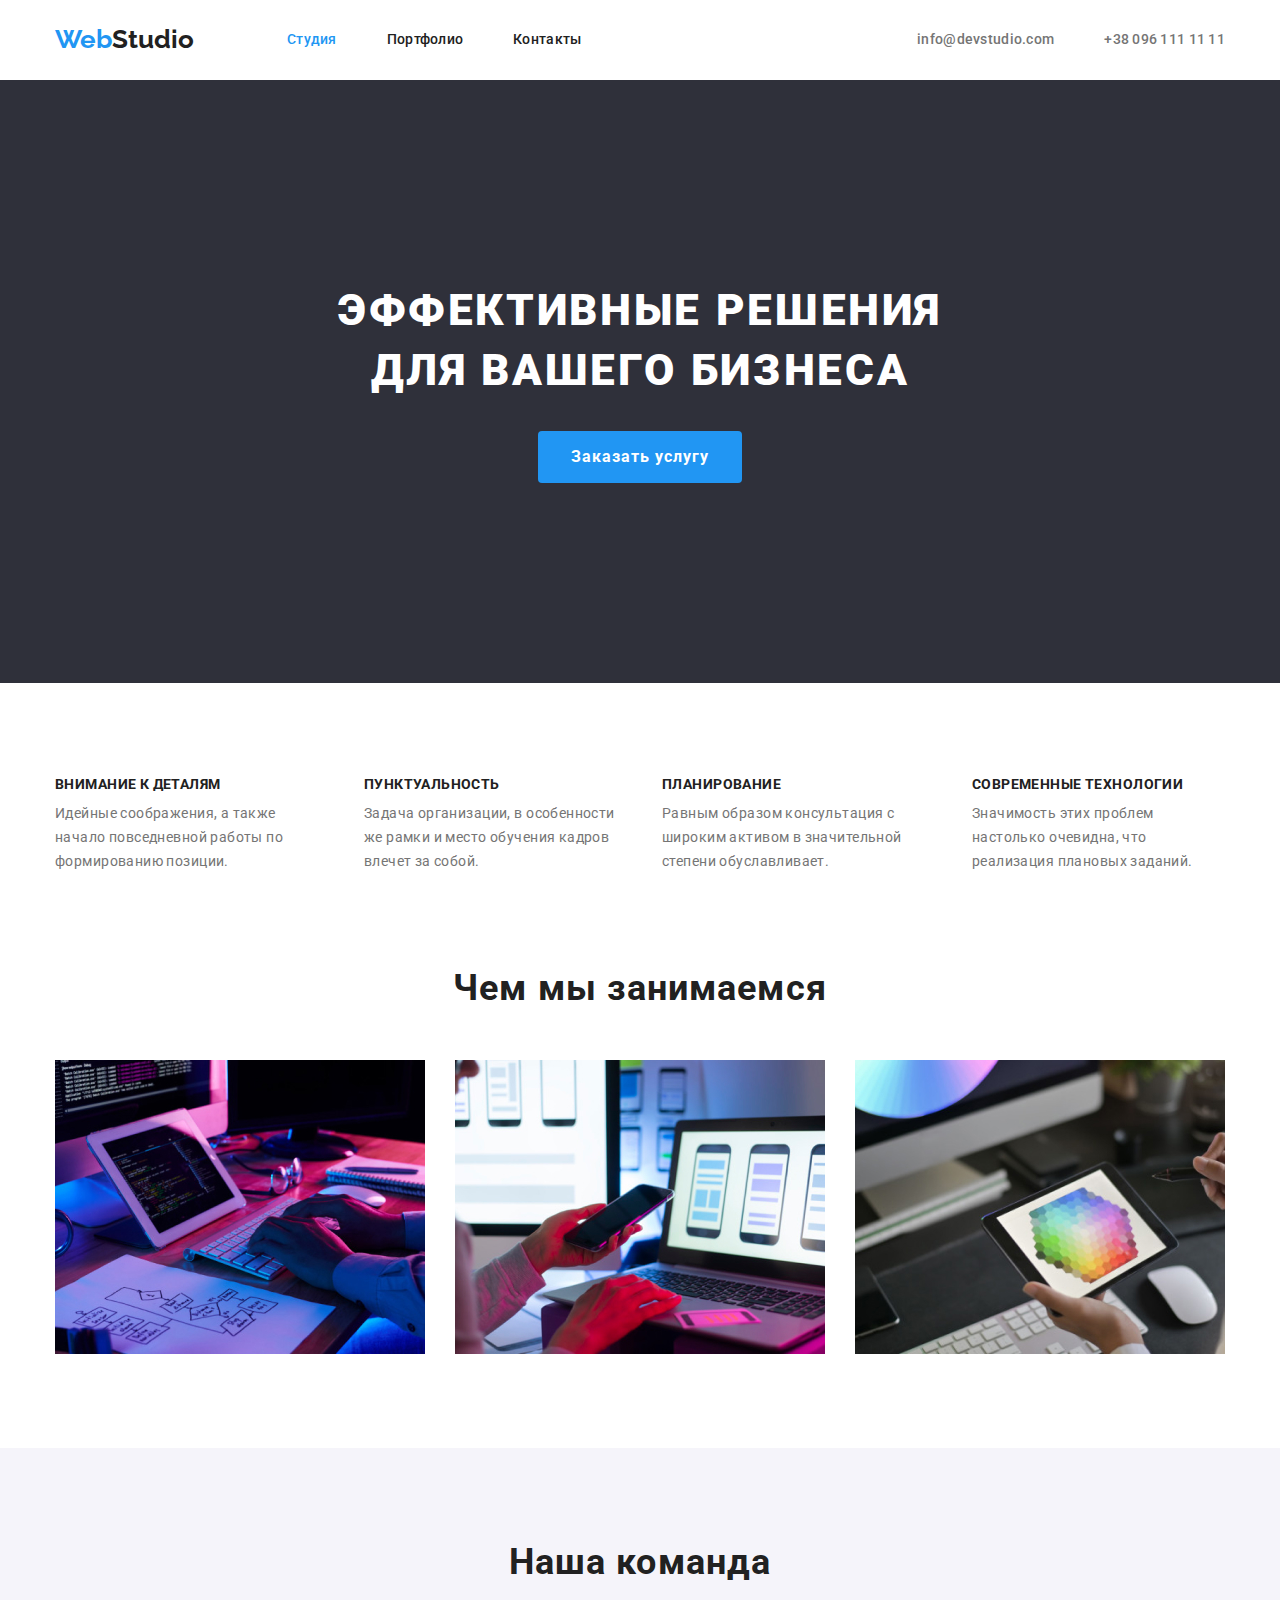
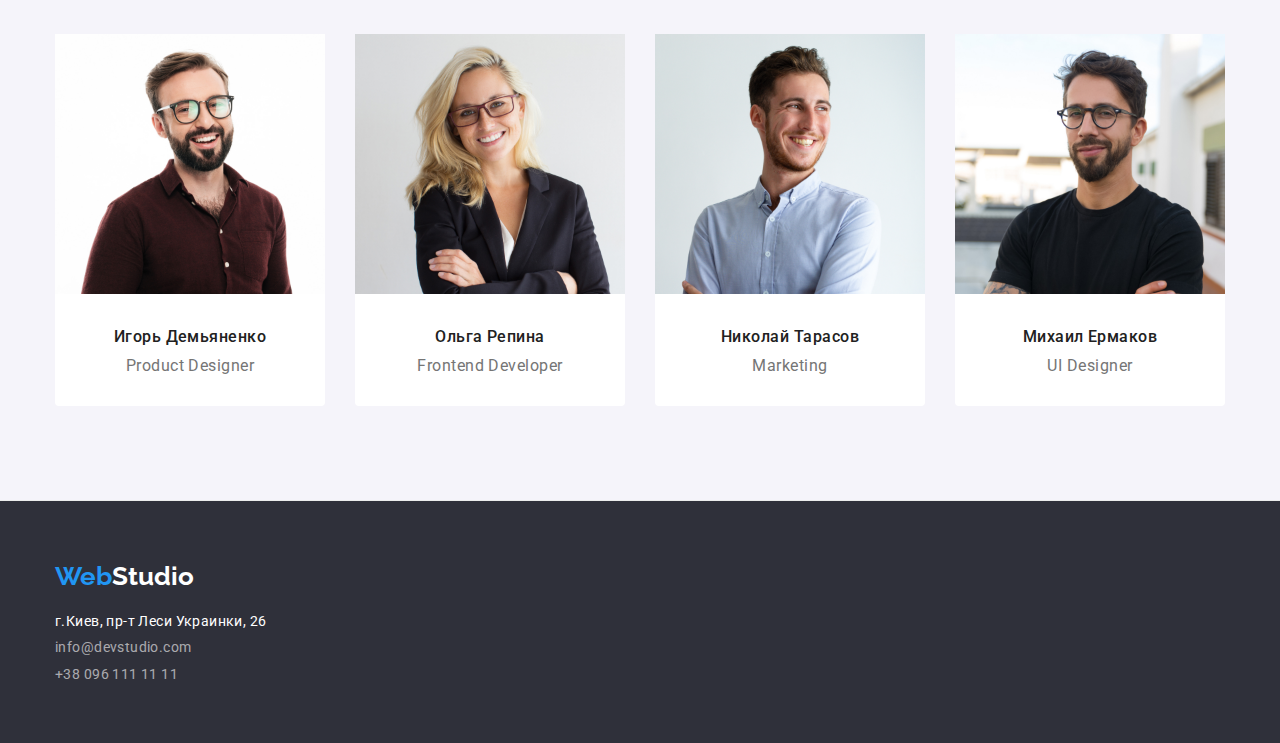
<file: index.html>
<!DOCTYPE html>
<html lang="ru">
  <head>
    <meta charset="UTF-8" />
    <meta name="viewport" content="width=device-width, initial-scale=1.0" />

    <link
      href="https://fonts.googleapis.com/css2?family=Raleway:wght@700&family=Roboto:wght@400;500;700;900&display=swap"
      rel="stylesheet"
    />
    <link
      rel="stylesheet"
      href="https://cdnjs.cloudflare.com/ajax/libs/modern-normalize/1.0.0/modern-normalize.min.css"
    />
    <link rel="stylesheet" href="./css/style.css" />
    <title>WebStudio</title>
  </head>
  <body>
    <!--Шапка сайта, навигация-->
    <header>
<div class="container">
    <nav class="main-nav">
      <a href="./index.html" class="header-logo"
        >Web<span class="logo-part">Studio</span></a
      >
      <ul class="nav-list">
        <li class="nav-item">
          <a class="nav-link current" href="./index.html">Студия</a>
        </li>
        <li class="nav-item">
          <a class="nav-link" href="./portfolio.html">Портфолио</a>
        </li>
        <li class="nav-item">
          <a class="nav-link" href="#contact">Контакты</a>
        </li>
      </ul>
  
      <ul class="header-contacts">
        <li class="contact-item">
          <a href="mailto:info@devstudio.com" class="contact-link"
            >info@devstudio.com</a
          >
        </li>
        <li class="contact-item">
          <a href="tel:+380961111111" class="contact-link">+38 096 111 11 11</a>
        </li>
      </ul>
    </nav>
</div>
    </header>

    <main>
      <!--Блок Hero-->
      <section class="hero">
        <div class="hero-container">
          <h1 class="hero-title">эффективные решения для вашего бизнеса</h1>
          <button class="hero-button">Заказать услугу</button>
        </div>
      </section>
      <!--Блок приемущества-->
      <section class="advantage">
        <div class="container">
          <h2 class="visually-hidden">Приемущества</h2>
          <ul class="advantage-list">
            <li class="advantage-item">
              <p class="advantage-title">Внимание к деталям</p>
              <p class="advantage-text">
                Идейные соображения, а также начало повседневной работы по
                формированию позиции.
              </p>
            </li>
            <li class="advantage-item">
              <p class="advantage-title">Пунктуальность</p>
              <p class="advantage-text">
                Задача организации, в особенности же рамки и место обучения
                кадров влечет за собой.
              </p>
            </li>
            <li class="advantage-item">
              <p class="advantage-title">Планирование</p>
              <p class="advantage-text">
                Равным образом консультация с широким активом в значительной
                степени обуславливает.
              </p>
            </li>
            <li class="advantage-item">
              <p class="advantage-title">Современные технологии</p>
              <p class="advantage-text">
                Значимость этих проблем настолько очевидна, что реализация
                плановых заданий.
              </p>
            </li>
          </ul>
        </div>
      </section>

      <!--Чем мы занимаемся-->
      <section class="occupation">
        <div class="container">
          <h2 class="occupation-title">Чем мы занимаемся</h2>
          <ul class="occupation-list">
            <li class="occupation-item">
              <img class="occupation-image" src="./images/one.jpg "  alt="десктопные приложения" width="370" height="294" />
            </li>
            <li class="occupation-item">
              <img class="occupation-image" src="./images/two.jpg" alt="дизайнерские решения" width="370" height="294" />
            </li>
            <li class="occupation-item">
              <img class="occupation-image" src="./images/three.jpg" alt="мобильные приложения" width="370" height="294" />
            </li>
          </ul>
        </div>
      </section>
      <!--Наша команда-->
      <section class="our-team">
        <div class="container">
          <h2 class="team-title">Наша команда</h2>
          <ul class="team-list">
            <li class="team-item">
              <img class="team-image" src="./images/img.jpg" alt="Product Designer" width="270" height="260" />

              <h3 class="team-member">Игорь Демьяненко</h3>
              <p lang="en" class="team-profession">Product Designer</p>
            </li>
            <li class="team-item">
              <img
              class="team-image"
                src="./images/imgtwo.jpg"
                alt="Frontend Developer"
                width="270"
                height="260"
              />

              <h3 class="team-member">Ольга Репина</h3>
              <p lang="en" class="team-profession">Frontend Developer</p>
            </li>
            <li class="team-item">
              <img class="team-image" src="./images/imgthree.jpg" alt="Marketing" width="270" height="260" />

              <h3 class="team-member">Николай Тарасов</h3>
              <p lang="en" class="team-profession">Marketing</p>
            </li>
            <li class="team-item">
              <img class="team-image" src="./images/imgfour.jpg" alt="UI Designer" width="270" height="260" />

              <h3 class="team-member">Михаил Ермаков</h3>
              <p lang="en" class="team-profession">UI Designer</p>
            </li>
          </ul>
        </div>
      </section>
    </main>
    <!--Футер-->
    <footer class="footer">
      <div class="container">
        <div class="contact-logo">
          <a href="./index.html" class="footer-logo"
            >Web<span class="footer-studio">Studio</span>
          </a>
          <address>
            <ul class="footer-contact" id="contact">
              <li>
                <a
                  href="https://goo.gl/maps/G2omB5fdm2hjpHhv8"
                  class="contact-adress"
                  >г.Киев, пр-т Леси Украинки, 26</a
                >
              </li>
              <li>
                <a href="mailto:info@devstudio.com" class="adress-mail"
                  >info@devstudio.com</a
                >
              </li>
              <li>
                <a href="tel:+380961111111" class="adress-tel"
                  >+38 096 111 11 11</a
                >
              </li>
            </ul>
          </address>
        </div>
      </div>
    </footer>
  </body>
</html>
</file>
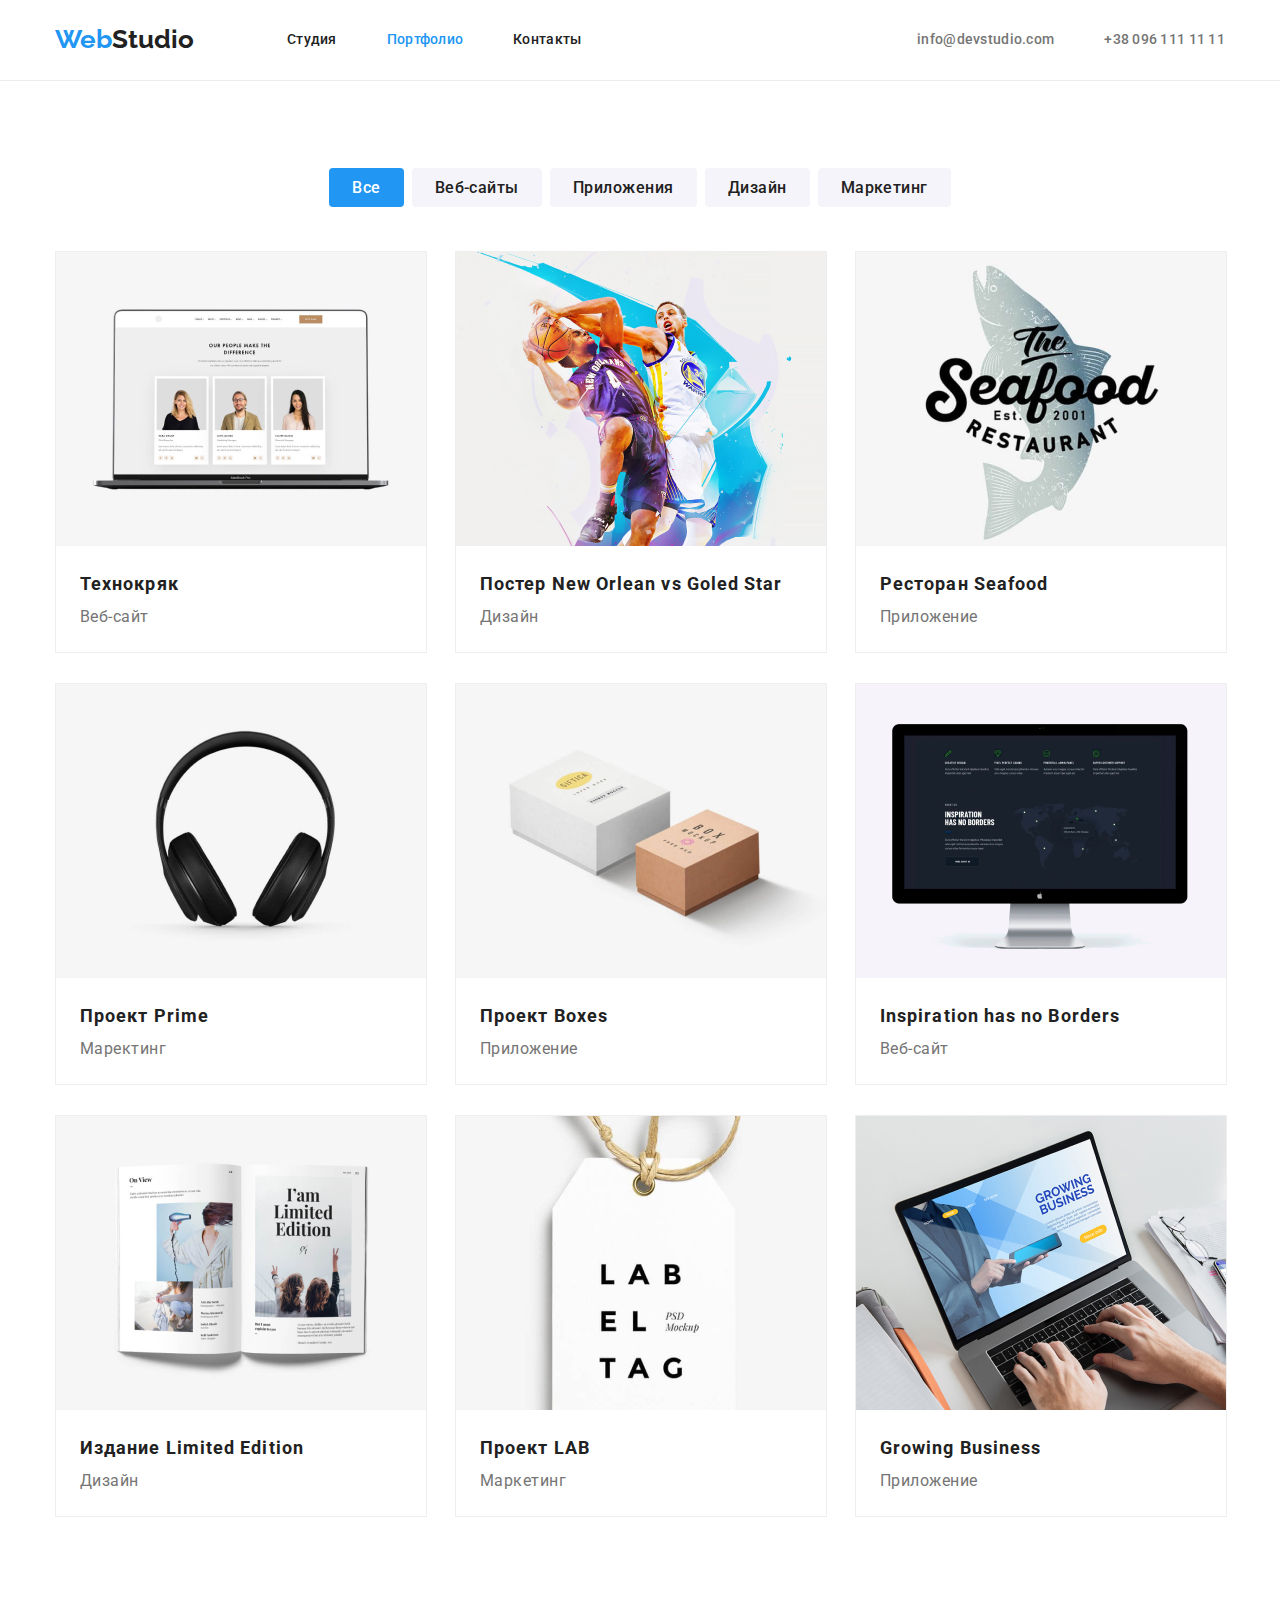
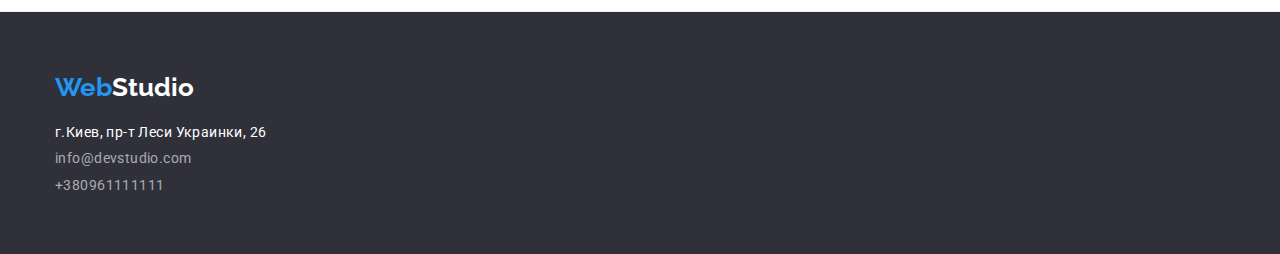
<file: portfolio.html>
<!DOCTYPE html>
<html lang="ru">
  <head>
    <meta charset="UTF-8" />
    <meta name="viewport" content="width=device-width, initial-scale=1.0" />
    <link
      href="https://fonts.googleapis.com/css2?family=Raleway:wght@700&family=Roboto:wght@400;500;700;900&display=swap"
      rel="stylesheet"
    />
    <link
      rel="stylesheet"
      href="https://cdnjs.cloudflare.com/ajax/libs/modern-normalize/1.0.0/modern-normalize.min.css"
    />
    <link rel="stylesheet" href="./css/style.css" />
    <title>Portfolio</title>
  </head>

  <body>
    <!--Шапка сайта, навигация-->
    <header class="header">
      <div class="container">
          <nav class="main-nav">
            <a href="./index.html" class="header-logo"
              >Web<span class="logo-part">Studio</span></a
            >
            <ul class="nav-list">
              <li class="nav-item">
                <a class="nav-link" href="./index.html">Студия</a>
              </li>
              <li class="nav-item">
                <a class="nav-link current" href="./portfolio.html">Портфолио</a>
              </li>
              <li class="nav-item">
                <a class="nav-link" href="#contact">Контакты</a>
              </li>
            </ul>
        
            <ul class="header-contacts">
              <li class="contact-item">
                <a href="mailto:info@devstudio.com" class="contact-link"
                  >info@devstudio.com</a
                >
              </li>
              <li class="contact-item">
                <a href="tel:+380961111111" class="contact-link">+38 096 111 11 11</a>
              </li>
            </ul>
          </nav>
      </div>
          </header>
    <!-- Портфолио -->

    <main>
      <section class="portfolio-menu">
      <div class="container">
        <h1 class="visually-hidden">Портфолио</h1>

        <ul class="filter-nav">
          <li><a href="" class="filter-item current">Все</a></li>
          <li><a href="" class="filter-item">Веб-сайты</a></li>
          <li><a href="" class="filter-item">Приложения</a> </li>
          <li><a href="" class="filter-item">Дизайн</a></li>
          <li><a href="" class="filter-item">Маркетинг</a></li>
        </ul>

        <ul class="portfolio">
          <li class="portfolio-item">
            <a href="" class="portfolio-link">
              <img class="portfolio-image" src="./images/Technocrack.jpg" alt="Технокряк" width="370" height="294" />
              <h2 class="portfolio-title">Технокряк</h2>
              <p class="portfolio-type">Веб-сайт</p>
            </a>
          </li>
          <li class="portfolio-item">
            <a href="" class="portfolio-link">
              <img class="portfolio-image" src="./images/nba.jpg" alt="Постер New Orlean vs Goled Star" width="370" height="294" />
              <h2 class="portfolio-title">Постер New Orlean vs Goled Star</h2>
              <p class="portfolio-type">Дизайн</p>
            </a>
          </li>
          <li class="portfolio-item">
            <a href="" class="portfolio-link">
              <img class="portfolio-image" src="./images/seafood.jpg" alt="Эмблема ресторана" width="370" height="294" />
              <h2 class="portfolio-title">Ресторан Seafood</h2>
              <p class="portfolio-type">Приложение</p>
            </a>
          </li>
          <li class="portfolio-item">
            <a href="" class="portfolio-link">
              <img class="portfolio-image" src="./images/headphones.jpg" alt="Наушники" width="370" height="294" />
              <h2 class="portfolio-title">Проект Prime</h2>
              <p class="portfolio-type">Маректинг</p>
            </a>
          </li>
          <li class="portfolio-item">
            <a href="" class="portfolio-link">
              <img class="portfolio-image" src="./images/boxes.jpg" alt="Коробки" width="370" height="294" />
              <h2 class="portfolio-title">Проект Boxes</h2>
              <p class="portfolio-type">Приложение</p>
            </a>
          </li>
          <li class="portfolio-item">
            <a href="" class="portfolio-link">
              <img class="portfolio-image" src="./images/display.jpg" alt="Дисплей" width="370" height="294" />
              <h2 class="portfolio-title">Inspiration has no Borders</h2>
              <p class="portfolio-type">Веб-сайт</p>
            </a>
          </li>
          <li class="portfolio-item">
            <a href="" class="portfolio-link">
              <img class="portfolio-image" src="./images/book.jpg" alt="Журнал" width="370" height="294" />
              <h2 class="portfolio-title">Издание Limited Edition</h2>
              <p class="portfolio-type">Дизайн</p>
            </a>
          </li>
          <li class="portfolio-item">
            <a href="" class="portfolio-link">
              <img class="portfolio-image" src="./images/lab.jpg" alt="Бирка" width="370" height="294" />
              <h2 class="portfolio-title">Проект LAB</h2>
              <p class="portfolio-type">Маркетинг</p>
            </a>
          </li>
          <li class="portfolio-item">
            <a href="" class="portfolio-link">
              <img class="portfolio-image" src="./images/bussines.jpg" alt="Ноутбук" width="370" height="294" />
              <h2 class="portfolio-title">Growing Business</h2>
              <p class="portfolio-type">Приложение</p>
            </a>
          </li>
        </ul>
      </div>
      </section>
    </main>

    <!--Футер-->
    <footer class="footer">
      <div class="container">
        <div class="contact-logo">
          <a href="./index.html" class="footer-logo"
            >Web<span class="footer-studio">Studio</span>
          </a>
          <address>
            <ul class="footer-contact" id="contact">
              <li>
                <a
                  href="https://goo.gl/maps/G2omB5fdm2hjpHhv8"
                  class="contact-adress"
                  >г.Киев, пр-т Леси Украинки, 26</a
                >
              </li>
              <li>
                <a href="mailto:info@devstudio.com" class="adress-mail"
                  >info@devstudio.com</a
                >
              </li>
              <li>
                <a href="tel:+380961111111" class="adress-tel"
                  >+380961111111</a
                >
              </li>
            </ul>
          </address>
        </div>
      </div>
    </footer>
  </body>
</html>
</file>
<file: css/style.css>
/* цвет основного текста #212121; */
/* цвет вторичного текста #757575; */
/* белый #ffffff; */
/* акцент #2196F3;*/
/* вторичный цвет фона #F5F4FA; */
/* цвет адрес ссылок в футере rgba(255, 255, 255, 0.6); */
/* Цвет фона кнопок "Портфолио"  #F5F4FA;*/
/* Цвет фона секции Hero и Footer #2F303A; */
/* Цвет фона секции Our Team #F5F4FA; */

:root {
  --primary-text-color: #757575;
  --title-text-color: #212121;
  --accent-color: #2196f3;
  --primary-white-color: #ffffff;
  --footer-link-color: rgba(255, 255, 255, 0.6);
}

*,
*::before,
*::after {
  margin: 0;
  padding: 0;
  box-sizing: border-box;
}

body {
  font-family: "Roboto", sans-serif;
  background-color: #ffffff;
  font-style: normal;
}

.visually-hidden {
  position: absolute !important;
  clip: rect(1px 1px 1px 1px);
  /* IE6, IE7 */
  clip: rect(1px, 1px, 1px, 1px);
  padding: 0 !important;
  border: 0 !important;
  height: 1px !important;
  width: 1px !important;
  overflow: hidden;
}

/* ----------------------------------------------- */

.container {
  width: 1200px;
  padding: 0 15px; 
  margin: 0 auto;
}

/* Работа с header */

.header {
  border-bottom: 1px solid #ECECEC;
}

.main-nav {
  display: flex;
  align-items: center;
}

.header-logo {
  color: #2196f3;
  
  font-family: "Raleway", sans-serif;
  font-weight: 700;
  font-size: 26px;
  line-height: 1.2;
  text-decoration: none;
}
.header-logo:focus {
  color: var(--accent-color);
}

.logo-part {
  color: var(--title-text-color);
}

.nav-list {
  list-style: none;
  display: flex;
  margin-left: 93px;
}


.nav-item:not(:last-child){
  margin-right: 50px;
}


.nav-link {
  padding: 32px 0 32px 0;
  display: flex;

  color: var(--title-text-color);

  font-weight: 500;
  font-size: 14px;
  line-height: 1.14;
  letter-spacing: 0.02em;
  text-decoration: none;

}


.nav-link:hover,
.nav-link:focus {
  color: var(--accent-color);
}

.nav-link.current {
  color: var(--accent-color);
  text-decoration: none;
}

.header-contacts {
  list-style: none;
  display: flex;
  margin-left: auto;
}

.contact-item {
  color: var(--footer-link-color);

  font-style: normal;
  font-weight: 400;
  font-size: 14px;
  line-height: 1.17;
  letter-spacing: 0.03em;
  text-decoration: none;
}

.contact-item:hover,
.contact-item:focus {
  color: var(--accent-color);
}

.contact-item:last-child {
  margin-left: 50px;
}

.contact-link {
  display: flex;
  padding: 32px 0 32px 0;

  color: var(--primary-text-color);

  font-weight: 500;
  font-size: 14px;
  line-height: 1.14;
  letter-spacing: 0.02em;
  text-decoration: none;
}

.contact-link:hover,
.contact-link:focus {
  color: var(--accent-color);
}

/* --------------------Секция Hero --------------------------*/

.hero {
  padding-top: 201px;
  padding-bottom: 200px;

  background-color: #2f303a;
}

.hero-container {
  max-width: 700px;
  text-align: center;
  margin: 0 auto;
}

.hero-title {
  color: var(--primary-white-color);

  font-weight: 900;
  font-size: 44px;
  line-height: 1.36;
  letter-spacing: 0.06em;
  text-transform: uppercase;
  margin-bottom: 30px;
}

.hero-button {
  display: inline-block;
  padding: 10px 32px;
  border-radius: 4px;
  border: 1px solid transparent;
  min-width: 200px;
  
  color: var(--primary-white-color);
  background-color: #2196f3;

  font-weight: 700;
  font-size: 16px;
  line-height: 1.87;
  letter-spacing: 0.06em;
}

.hero-button:hover,
.hero-button:focus {
  color: var(--accent-color);
  background-color: var(--primary-white-color);
}

/* --------------------Секция Advantage------------------ */

.advantage {
padding-top: 94px;
}

.advantage-list {
  list-style: none;
  display: flex;
}


.advantage-item:not(:first-child) {
  margin-left: 30px;
}

.advantage-item:first-child {
  padding-right: 6px;
}


.advantage-title {
margin-bottom: 10px;

  color: var(--title-text-color);

  font-weight: 700;
  font-size: 14px;
  line-height: 1.14;
  letter-spacing: 0.03em;
  text-transform: uppercase;
}

.advantage-text {
  color: var(--primary-text-color);

  font-weight: normal;
  font-size: 14px;
  line-height: 1.71;
  letter-spacing: 0.03em;
}



/* -------------------Секция Occupation--------------------- */
.occupation {
  padding: 94px 0;
}

.occupation-list {
  list-style: none;
  display: flex;
}

.occupation-title {
  margin-bottom: 50px;

  color: var(--title-text-color);

  font-weight: 700;
  font-size: 36px;
  line-height: 1.16;
  text-align: center;
  letter-spacing: 0.03em;
  
}
.occupation-item:not(:last-child) {
  margin-right: 30px;
}

.occupation-image {
  display: block;
}

/* --------------------Секция Our Team---------------------- */


.our-team {
  background: #f5f4fa;
  padding: 94px 0;
}

.team-list {
  display: flex;
  list-style: none;
}

.team-item {
  background-color: var(--primary-white-color);
  border-radius: 0px 0px 4px 4px;
  
}

.team-item:not(:first-child) {
  margin-left: 30px;
}

.team-title {
  margin-bottom: 50px;

  color: var(--title-text-color);

  font-weight: 700;
  font-size: 36px;
  line-height: 1.16;
  text-align: center;
  letter-spacing: 0.03em;
}

.team-image {
  margin-bottom: 30px;
}

.team-member {
  margin-bottom: 10px;

  color: var(--title-text-color);

  font-weight: 500;
  font-size: 16px;
  line-height: 1.18;
  letter-spacing: 0.03em;
  text-align: center;
}

.team-profession {
  margin-bottom: 30px;

  color: var(--primary-text-color);

  font-weight: 400;
  font-size: 16px;
  line-height: 1.18;
  text-align: center;
  letter-spacing: 0.03em;
}

/* ------------------------------------------------------------------------------------------------- */
/*------------------------ Работа со-страницей Портфолио ---------------------------------*/

.portfolio-menu {
  padding: 94px 0;
}

/* Filter */

.filter-nav {
  display: flex;
  justify-content: center;
  margin-bottom: 50px;
  
  list-style: none;
}

.filter-item.current {
  margin-left: 0;

  color: var(--primary-white-color);
  background-color: #2196f3;

  font-weight: 500;
  font-size: 16px;
  line-height: 1.62;
  text-align: center;
  letter-spacing: 0.03em;
}

.filter-item.current:hover,
.filter-item.current:focus {
  color:  var(--title-text-color);
  background-color: #f5f4fa;
  
}

.filter-item {
  margin-left: 8px;
  padding: 9px 22px;

  color: var(--title-text-color);
  background-color: #f5f4fa;
  border: 1px solid transparent;
  text-decoration: none;

  font-weight: 500;
  font-size: 16px;
  line-height: 1.62;
  text-align: center;
  letter-spacing: 0.03em;
  border-radius: 4px;
  
}

.filter-item:hover,
.filter-item:focus {
  background-color: var(--accent-color);
  color: var(--primary-white-color);
}

/* Portfolio exaples */

.portfolio {
  list-style: none;
  display: flex;
  flex-wrap: wrap;
}

.portfolio-item {
  width: calc((100% - 60px) / 3);

  color: var(--primary-white-color);
  
}

.portfolio-item:nth-child(-n + 6) {
  margin-bottom: 30px;
}

 .portfolio-item:nth-child(3n + 1),
 .portfolio-item:nth-child(3n + 2) {
  margin-right: 30px;
} 



.portfolio-title {
  margin: 20px 24px 0 24px;

  color: var(--title-text-color);

  font-weight: 700;
  font-size: 18px;
  line-height: 2;
  letter-spacing: 0.06em;

}

.portfolio-link {
  text-decoration: none;
  display: inline-block;
  border: 1px solid #EEEEEE;
}

.portfolio-image {
  display: block;
}

.portfolio-type {
  margin: 0 24px 20px 24px;

  color: var(--primary-text-color);

  font-weight: 400;
  font-size: 16px;
  line-height: 1.87;
  letter-spacing: 0.03em;
}
/*-------------------- Работа с footer ----------------------*/

.footer {
  padding: 60px 0;
  border-top: 1px solid #ECECEC;

  background-color: #2f303a;
}

.contact-logo{
  display: inline-block;
  padding: 0;
}

.footer-contact {
  list-style: none;
  padding: 0;
}

.footer-logo {
  margin-bottom: 20px;
  display: inline-block;
  
  color: #2196f3;

  font-family: "Raleway", sans-serif;
  font-weight: 700;
  font-size: 26px;
  line-height: 1.2;
  text-decoration: none;
}

.footer-logo:focus {
  color: var(--accent-color);
}

.footer-studio {
  color: var(--primary-white-color);
}

.contact-adress {
margin-bottom: 9px;
display: inline-block;

  color: var(--primary-white-color);

  font-style: normal;
  font-weight: 400;
  font-size: 14px;
  line-height: 1.17;
  letter-spacing: 0.03em;
  text-decoration: none;
}

.contact-adress:hover,
.contact-adress:focus {
  color: var(--accent-color);
}

.adress-mail,.adress-tel {
display: inline-block;

  color: var(--footer-link-color);

  font-style: normal;
  font-weight: 400;
  font-size: 14px;
  line-height: 1.17;
  letter-spacing: 0.03em;
  text-decoration: none;
}

.adress-mail{
  margin-bottom: 9px;
}

.adress-mail:hover,
.adress-mail:focus {
 
  color: var(--accent-color);
}

.adress-tel:hover,
.adress-tel:focus {
  color: var(--accent-color);
}
</file>
